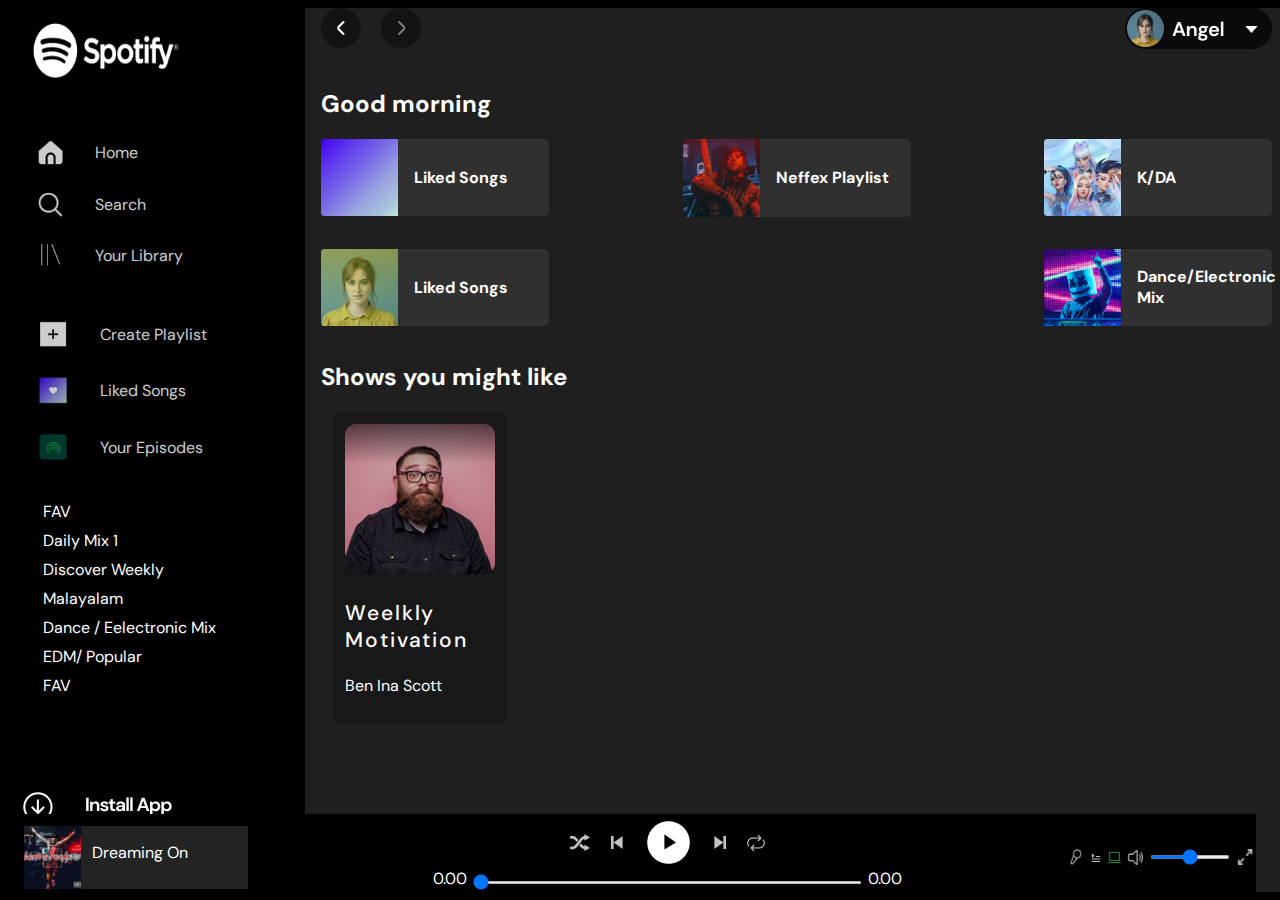
<file: index.html>
<!DOCTYPE html>
<html lang="en">
  <head>
    <meta charset="UTF-8" />
    <meta name="viewport" content="width=device-width, initial-scale=1.0" />
    <title>Spotify - Le Jaye Jane Kaha Gaane</title>
    
    <link rel="icon" type="image/x-icon" href="./assets/title_logo.png" />
    <link rel="stylesheet" href="styles.css" />
  </head>
  <body>
    <!-- whole container consist of side minor navigation and major song display on right -->

    <div class="container">
      <!-- left side container nav with site logo on top at start -->

      <div class="left-sm-div">
        <!-- logo space -->
        <div class="logo-box">
          <img src="./assets/spotify_logo.png" />
        </div>

        <!-- Home Search Library section for music -->

        <div class="home-search-library-box">
          <!-- Single flex box for Search Home Library section -->

          <div class="flex-option">
            <img src="./assets/home_logo.png" alt="" class="option-img" />
            <p class="option-name">Home</p>
          </div>
          <div class="flex-option">
            <img src="./assets/search_logo.png" alt="" class="option-img" />
            <p class="option-name">Search</p>
          </div>
          <div class="flex-option">
            <img src="./assets/your_library.png" alt="" class="option-img" />
            <p class="option-name">Your Library</p>
          </div>
        </div>

        <!-- Second Section of side bar containing same style as above section containing playlists. -->
        <div class="playlists">
          
            <div class="flex-playlist">
              <img
                class="playlist-img"
                src="./assets/create_playlist_logo.png"
                alt="create_playlist-img"
              />
              <a href="playlist.html"><p class="playlist-name">Create Playlist</p></a>
            </div>

         
          <div class="flex-playlist">
            <img
              class="playlist-img"
              src="./assets/liked_songs_logo.png"
              alt="liked-songs-logo"
            />
            <p class="playlist-name">Liked Songs</p>
          </div>
          <div class="flex-playlist">
            <img
              class="playlist-img"
              src="./assets/your_episodes_logo.png"
              alt="your-episodes-logo"
            />
            <p class="playlist-name">Your Episodes</p>
          </div>
        </div>

        <!-- This is last section of side bar containing only page links, it accquire 50% of side bar height -->
        <div class="other-playlists">
          <p>FAV</p>
          <p>Daily Mix 1</p>
          <p>Discover Weekly</p>
          <p>Malayalam</p>
          <p>Dance / Eelectronic Mix</p>
          <p>EDM/ Popular</p>
          <p>FAV</p>
        </div>

        <!-- Install app section with logo -->
        <div class="install_section">
          <img src="./assets/install_app.png" alt="download-icon" />
        </div>
      </div>

      <!-- main home major landing page container contains various links of songs and singer -->

      <div class="main-big-div">
        <div class="main-nav">
          <img
            src="assets/slide_arrows.png"
            class="slider"
            alt="slider-display"
          />
          
            
              <img
              src="assets/User.png"
              class="user-profile"
              
              alt="show-user-profile"
            />
           
           
           
          
        </div>
        <h2 class="main-title">Good morning</h2>

        <div class="good-morn-playlist-box">
          <div class="gm-playlist">
            <img src="./assets/liked_song_bg.png" class="gm-playlist-img" />
            <h3>Liked Songs</h3>
          </div>
          <div class="gm-playlist">
            <img src="./assets/neffex_logo.png" class="gm-playlist-img" />
            <h3>Neffex Playlist</h3>
          </div>
          <div class="gm-playlist">
            <img src="./assets/k/da_logo.png" class="gm-playlist-img" />
            <h3>K/DA</h3>
          </div>
          <div class="gm-playlist">
            <img src="./assets/girl_logo.png" class="gm-playlist-img" />
            <h3>Liked Songs</h3>
          </div>
          <div class="gm-playlist">
            <img src="./assets/dance_logo.png" class="gm-playlist-img" />
            <h3>Dance/Electronic Mix</h3>
          </div>
        </div>

        <!-- big cards container -->
        <div class="card-container">
          <h2 class="main-title">Shows you might like</h2>
          <!-- cards which consist of image and its discription -->
          <div class="card">
            <img src="./assets/fat_image.png" alt="fat_star" class="card-img" />

            <p class="card-name">Weelkly Motivation</p>
            <p class="card-discription">Ben Ina Scott</p>
          </div>
        </div>
      </div>

      <!--  -->

      <!-- Footer player -->
      <footer class="bottom-player">
        <div class="item-content">
          <img
            src="./assets/current_player.png"
            alt="current-player"
            class="player-img"
          />
          <p class="player-info">Dreaming On</p>
        </div>

        <!-- Music Player Options -->

        <div class="middle-player">
          <div class="music-up">
            <img src="./music_assets/raphael_shuffle.png" alt="shuffle_img" />
            <img src="./music_assets/back_music.png" alt="pre_music" />
            <img src="./music_assets/pause_play_logo.png" alt="p&p" />
            <img src="./music_assets/next_music.png" alt="next_music" />
            <img src="./music_assets/restart_music.png" alt="" />
          </div>
          <div class="music-down">
            <span class="spot-time">0.00</span>
            <input
              type="range"
              class="timeline-slider"
              min="0"
              max="100"
              step="1"
              value="0"
            />
            <span class="music-time">0.00</span>
          </div>
        </div>

        <div class="volume-controller">
          <img
            src="./volume_assets/mic_logo.png"
            alt="mic_img"
            class="volume-option"
          />
          <img
            src="./volume_assets/playlist_logo.png"
            alt="playlist_img"
            class="volume-option"
          />
          <img
            src="./volume_assets/desktop_logo.png"
            alt="desktop_img"
            class="volume-option"
          />
          <img
            src="./volume_assets/speaker_logo.png"
            alt="speaker_img"
            class="volume-option"
          />
          <input
            type="range"
            class="volume-slider"
            min="0"
            max="100"
            step="1"
            value="50"
          />
          <img
            src="./volume_assets/full_screen_logo.png"
            alt="full_screen_img"
            class="volume-option"
          />
        </div>
      </footer>
    </div>

    
  </body>
</html>
</file>
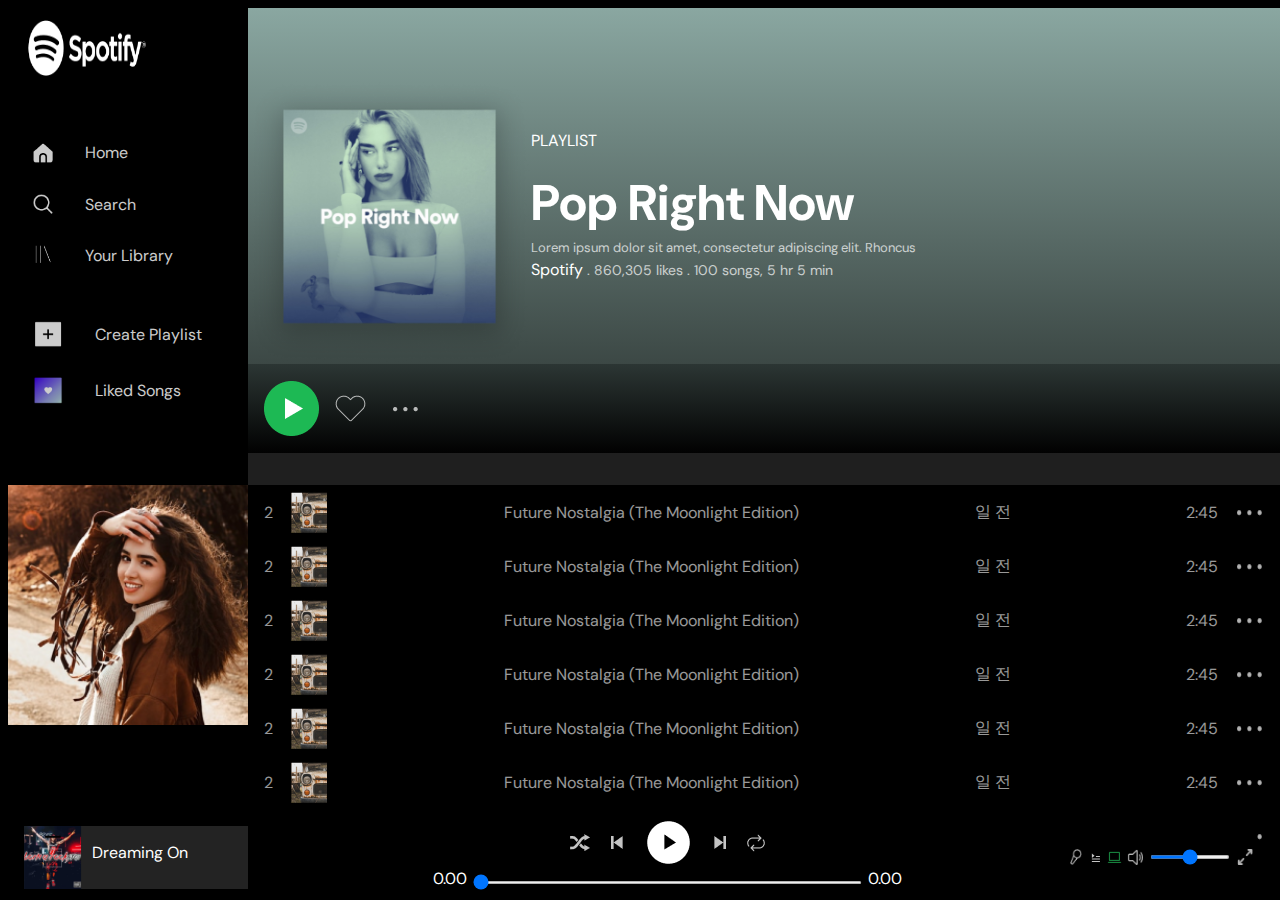
<file: playlist.html>
<!DOCTYPE html>
<html lang="en">
  <head>
    <meta charset="UTF-8" />
    <meta name="viewport" content="width=device-width, initial-scale=1.0" />
    <title>Spotify - Le Jaye Jane Kaha Gaane</title>
    
    <link rel="icon" type="image/x-icon" href="./assets/title_logo.png" />
    <link rel="stylesheet" href="playlist.css" />
  </head>
  <body>
    <!-- whole container consist of side minor navigation and major song display on right -->

    <div class="container">
      <!-- left side container nav with site logo on top at start -->

      <div class="left-sm-div">
        <!-- logo space -->
        <div class="logo-box">
          <a href="index.html"><img src="./assets/spotify_logo.png" /></a>
        </div>

        <!-- Home Search Library section for music -->

        <div class="home-search-library-box">
          <!-- Single flex box for Search Home Library section -->

          <div class="flex-option">
            <img src="./assets/home_logo.png" alt="" class="option-img" />
            <p class="option-name">Home</p>
          </div>
          <div class="flex-option">
            <img src="./assets/search_logo.png" alt="" class="option-img" />
            <p class="option-name">Search</p>
          </div>
          <div class="flex-option">
            <img src="./assets/your_library.png" alt="" class="option-img" />
            <p class="option-name">Your Library</p>
          </div>
        </div>

        <!-- Second Section of side bar containing same style as above section containing playlists. -->
        <div class="playlists">
          
            <div class="flex-playlist">
              <img
                class="playlist-img"
                src="./assets/create_playlist_logo.png"
                alt="create_playlist-img"
              />
              <a href="playlist.html"><p class="playlist-name">Create Playlist</p></a>
            </div>

         
          <div class="flex-playlist">
            <img
              class="playlist-img"
              src="./assets/liked_songs_logo.png"
              alt="liked-songs-logo"
            />
            <p class="playlist-name">Liked Songs</p>
          </div>
          <!-- <div class="flex-playlist">
            <img
              class="playlist-img"
              src="./assets/your_episodes_logo.png"
              alt="your-episodes-logo"
            />
            <p class="playlist-name">Your Episodes</p>
          </div> -->
        </div>

        <!-- This is last section of side bar containing only page links, it accquire 50% of side bar height -->
        
        <div class="sidebar-pic">
            <img src="./playlist_assets/album art.png" class="sidebar-img"/>
        </div>

        

        <!-- Install app section with logo -->
        
      </div>

      <!-- main home major landing page container contains various links of songs and singer -->

      <div class="main-big-div">

        <div class="song-profile">
          <div class="profile-up">

            <div class="single-flex">
              <img src="./playlist_assets/스크린샷 2021-03-16 오후 4.04 2.png" alt="song_profile_pic" class="songbig-img"/>
              <div class="info-box">
                <p >PLAYLIST</p>
                <h1 class="song-title">Pop Right Now</h1>
              <p class="song-info">Lorem ipsum dolor sit amet, consectetur adipiscing elit. Rhoncus </p>
              
              <p class="more-info"> Spotify <span> . 860,305 likes . 100 songs, 5 hr 5 min</span></p>
              </div>
            </div>
          </div>
          <div class="profile-down">
            <img src="./playlist_assets/thumb_play.png" alt="green_play_pause_logo" class="green_p&p"/>
            <img src="./playlist_assets/heart_outline.png" alt="heart_outline" class="hear-outline"/>
            <img src="./playlist_assets/more_optipn_logo.png" alt="" class="more-option"/>
          </div>
        </div>


        <div class="songs-list">

          <div class="song-flex">
            <div class="flex-img">
              <p>2</p>
              <img src="./playlist_assets/old_classic_car.png"/>
            </div>
            <div class="flex-mid">
              <p>Future Nostalgia (The Moonlight Edition)</p>
            </div>
            <div class="right-mid"><p>일 전</p></div>

            <div class="flex-end">
              <div class="right-end">
                <p>2:45</p>
                <img src="./playlist_assets/more_optipn_logo.png"/>
              </div>
            </div>
          </div>

          <div class="song-flex">
            <div class="flex-img">
              <p>2</p>
              <img src="./playlist_assets/old_classic_car.png"/>
            </div>
            <div class="flex-mid">
              <p>Future Nostalgia (The Moonlight Edition)</p>
            </div>
            <div class="right-mid"><p>일 전</p></div>

            <div class="flex-end">
              <div class="right-end">
                <p>2:45</p>
                <img src="./playlist_assets/more_optipn_logo.png"/>
              </div>
            </div>
          </div>

          <div class="song-flex">
            <div class="flex-img">
              <p>2</p>
              <img src="./playlist_assets/old_classic_car.png"/>
            </div>
            <div class="flex-mid">
              <p>Future Nostalgia (The Moonlight Edition)</p>
            </div>
            <div class="right-mid"><p>일 전</p></div>

            <div class="flex-end">
              <div class="right-end">
                <p>2:45</p>
                <img src="./playlist_assets/more_optipn_logo.png"/>
              </div>
            </div>
          </div>

          <div class="song-flex">
            <div class="flex-img">
              <p>2</p>
              <img src="./playlist_assets/old_classic_car.png"/>
            </div>
            <div class="flex-mid">
              <p>Future Nostalgia (The Moonlight Edition)</p>
            </div>
            <div class="right-mid"><p>일 전</p></div>

            <div class="flex-end">
              <div class="right-end">
                <p>2:45</p>
                <img src="./playlist_assets/more_optipn_logo.png"/>
              </div>
            </div>
          </div>

          <div class="song-flex">
            <div class="flex-img">
              <p>2</p>
              <img src="./playlist_assets/old_classic_car.png"/>
            </div>
            <div class="flex-mid">
              <p>Future Nostalgia (The Moonlight Edition)</p>
            </div>
            <div class="right-mid"><p>일 전</p></div>

            <div class="flex-end">
              <div class="right-end">
                <p>2:45</p>
                <img src="./playlist_assets/more_optipn_logo.png"/>
              </div>
            </div>
          </div>

          <div class="song-flex">
            <div class="flex-img">
              <p>2</p>
              <img src="./playlist_assets/old_classic_car.png"/>
            </div>
            <div class="flex-mid">
              <p>Future Nostalgia (The Moonlight Edition)</p>
            </div>
            <div class="right-mid"><p>일 전</p></div>

            <div class="flex-end">
              <div class="right-end">
                <p>2:45</p>
                <img src="./playlist_assets/more_optipn_logo.png"/>
              </div>
            </div>
          </div>

          <div class="song-flex">
            <div class="flex-img">
              <p>2</p>
              <img src="./playlist_assets/old_classic_car.png"/>
            </div>
            <div class="flex-mid">
              <p>Future Nostalgia (The Moonlight Edition)</p>
            </div>
            <div class="right-mid"><p>일 전</p></div>

            <div class="flex-end">
              <div class="right-end">
                <p>2:45</p>
                <img src="./playlist_assets/more_optipn_logo.png"/>
              </div>
            </div>
          </div>
        </div>
       
        
      </div>

      <!--  -->

      <!-- Footer player -->
      <footer class="bottom-player">
        <div class="item-content">
          <img
            src="./assets/current_player.png"
            alt="current-player"
            class="player-img"
          />
          <p class="player-info">Dreaming On</p>
        </div>

        <!-- Music Player Options -->

        <div class="middle-player">
          <div class="music-up">
            <img src="./music_assets/raphael_shuffle.png" alt="shuffle_img" />
            <img src="./music_assets/back_music.png" alt="pre_music" />
            <img src="./music_assets/pause_play_logo.png" alt="p&p" />
            <img src="./music_assets/next_music.png" alt="next_music" />
            <img src="./music_assets/restart_music.png" alt="" />
          </div>
          <div class="music-down">
            <span class="spot-time">0.00</span>
            <input
              type="range"
              class="timeline-slider"
              min="0"
              max="100"
              step="1"
              value="0"
            />
            <span class="music-time">0.00</span>
          </div>
        </div>

        <div class="volume-controller">
          <img
            src="./volume_assets/mic_logo.png"
            alt="mic_img"
            class="volume-option"
          />
          <img
            src="./volume_assets/playlist_logo.png"
            alt="playlist_img"
            class="volume-option"
          />
          <img
            src="./volume_assets/desktop_logo.png"
            alt="desktop_img"
            class="volume-option"
          />
          <img
            src="./volume_assets/speaker_logo.png"
            alt="speaker_img"
            class="volume-option"
          />
          <input
            type="range"
            class="volume-slider"
            min="0"
            max="100"
            step="1"
            value="50"
          />
          <img
            src="./volume_assets/full_screen_logo.png"
            alt="full_screen_img"
            class="volume-option"
          />
        </div>
      </footer>
    </div>

    
  </body>
</html>
</file>
<file: styles.css>
@import url("https://fonts.googleapis.com/css2?family=Caladea&family=DM+Sans:opsz,wght@9..40,700&family=Geologica:wght@600&family=Inter:wght@300;400;500;600;700;800;900&family=Noto+Sans+KR:wght@300&family=Open+Sans:wght@300&family=Poppins:wght@600&family=Roboto+Condensed&display=swap");

:root {
  --black: #000;
  --grey: #121212;
  --light-grey: #232323;
  --white: #fff;
  --grey1:#181818;
  --black1:#1f1f1f;
}

body,
html {
  
  height: 100%;
  margin: 0;
  font-family: "DM Sans", sans-serif;
  color: white;
  overflow: hidden;
  position: relative;
  display: flex;
  flex-direction: column;
  /* justify-content: center;
    align-items:flex-start; */
}

a {
  color: var(--white);
  text-decoration: none;
  
}

.container {
  width:100vw;
 
  display: flex;
  flex: 1;
  overflow: hidden;
  background-color: var(--black);
  padding: 0.5rem;
}
.left-sm-div {
  height: 95vh;
  flex: 0.25;
  overflow: hidden;
  overflow-y: auto;
  background-color: rgb(0, 0, 0);
  display: flex;
  flex-direction: column;
  justify-content: left;
  align-items: center;
  gap: 0.5rem;
}
.main-big-div {
  /* width: 80%; */
  position:relative;
  overflow: hidden;
  overflow-y: auto;
  padding: 0rem 1rem;
  flex: 0.8;
 
  background-color: #1f1f1f;
}
.logo-box {
  
  width: 100%;
  height: 13%;
  /* border:1px solid white; */
  text-align: left;
  
}
.logo-box > img {
  width: 50%;
  height: 50%;
  margin-top: 5%;
  margin-left: 8%;
 
}
.main-nav {
  position:sticky;
  top:0;
  z-index: 10;
  background-color: var(--black1);
  width: 100%;
  top: 0;
  height:60px;
  margin:0;
  display: flex;
  justify-content: space-between;
  align-items: flex-start;
  /* margin-top: 0.5rem; */
}
.slider {
  /* margin-left: 1.5%; */
}
.user-profile {
  /* margin-right: 1rem; */
}

.home-search-library-box {
  width: 95%;
  height: 20%;
  /* position: relative;
  left: 10px; */
  /* top:1rem; */
  display: flex;
  flex-direction: column;
  justify-content: flex-start;
  align-items: center;
  /* gap:3px; */
  /* border:1px solid white; */
}

.flex-option {
  width: 90%;
  height: 30%;
  display: flex;
  justify-content: left;
  align-items: center;
  gap: 2rem;
  padding-left: 1rem;
  opacity:0.8;
}

.flex-option:hover,.flex-playlist:hover {
  background-color: var(--light-grey);
  border-radius: 5px;
  transition: all 0.3s;
  opacity:1;
}

.option-img {
  width: 25px;
  height: 25px;
  /* position:relative;
    right:5rem; */
}

.playlists {
  width: 95%;
  height: 20%;
  /* position: relative;
  left: 10px; */
  /* top:1.5rem; */
  display: flex;
  flex-direction: column;
  justify-content: flex-start;
  align-items: center;
  /* gap:5px; */
  /* border:1px solid white; */
}

.flex-playlist {
  width: 90%;
  height: 33%;
  display: flex;
  justify-content: left;
  align-items: center;
  gap: 2rem;
  padding-left: 1rem;
  opacity:0.8;
}

/* .flex-playlist:hover {
  background-color: var(--light-grey);
  border-radius: 5px;
} */

.playlist-img {
  width: 30px;
  height: 30px;
}

.other-playlists {
  width: 95%;
  height: 35%;
  /* border:1px solid white; */
  /* margin-left: 10px; */
  padding-left: 55px;
  display: flex;
  flex-direction: column;
  gap: -10px;
}

.other-playlists p {
  /* border:1px solid white; */
  margin-bottom: -0.5rem;
}

.install_section {
  padding-right: 6rem;
}

.other-playlists p:hover {
  text-decoration: underline;
}

.good-morn-playlist-box {
  display: flex;
  justify-content: space-between;
  gap:1rem;
  flex-wrap: wrap;
  width: 100%;
  height: auto;
}

.gm-playlist {
  width: 220px;
  height: fit-content;
  background-color: rgb(48, 48, 48);

  border-radius: 0.3rem;
  margin-bottom: 1rem;
  display: flex;
  justify-content: flex-start;
  align-items: center;
  gap: 1rem;
  padding-right:0.5rem;
}

/* .gm-playlist>h2{
  overflow-wrap: break-word;
  word-wrap: break-word;
  hyphens: auto;
} */
.gm-playlist-img {
  width: 35%;
  height: 100%;

}

.gm-playlist>h3{
  font-size:16px;
}

.main-div-third {
  width: 100%;
  height: 25%;
  border: 1px solid white;
  display: flex;
  gap:0.5rem;
  flex-wrap:wrap;
}





.card{
  width:150px;

  height:fit-content;
  background-color: var(--grey1);
  padding: 0.75rem;
  border-radius: 0.5rem;
 
  margin: 0rem 0.75rem;
}

.card-img{
  width:100%;
  border-radius: 0.35rem;
}

.card-name{
  font-family: "DM Sans",sans-serif;
font-size: 21px;
font-weight: 500;
line-height: 27px;
letter-spacing: 0.09em;
text-align: left;

}

footer{
  width:95%;
  height:70px;
  background-color: var(--black);
  position:fixed;
  bottom:0;
  display:flex;
  justify-content: space-between;
  align-items: center;
  padding:0.5rem 1rem;
}

.item-content{
  width:14rem;
  height:90%;
  display:flex;
  justify-content: flex-start;
  gap:10px;
  background-color: var(--light-grey);
}

.player-img{
  height:100%;
}

.middle-player{
  width:40%;
  height:90%;
  /* border:2px solid blue; */
  margin-left:1rem;
  display:flex;
  flex-direction: column;
  justify-content: center;
  align-items: center;
}

.music-up{
  width:100%;
  height:80%;
  display:flex;
  justify-content: center;
  align-items:center;
  gap:10px;
}

.music-down{
  margin-bottom:1rem;
  width:100%;
  height:20%;
  text-align: center;
}

.timeline-slider{
  width:80%;
  height:3px;
  
}

.volume-controller{
  width:10%;
  height:2rem;
  display:flex;
  justify-content: space-between;
  align-items: center;
  gap:5px;
  margin-right:3rem;
}

.volume-option{
  height:50%;
}
.volume-slider{
  width:80px;
  height:4px;
}
</file>
<file: playlist.css>
@import url("https://fonts.googleapis.com/css2?family=Caladea&family=DM+Sans:opsz,wght@9..40,700&family=Geologica:wght@600&family=Inter:wght@300;400;500;600;700;800;900&family=Noto+Sans+KR:wght@300&family=Open+Sans:wght@300&family=Poppins:wght@600&family=Roboto+Condensed&display=swap");

:root {
  --black: #000;
  --grey: #121212;
  --light-grey: #232323;
  --white: #fff;
  --grey1:#181818;
  --black1:#1f1f1f;
}

body,
html {
  
  height: 100%;
  margin: 0;
  font-family: "DM Sans", sans-serif;
  color: white;
  overflow: hidden;
  position: relative;
  display: flex;
  flex-direction: column;
  /* justify-content: center;
    align-items:flex-start; */
}

a {
  color: var(--white);
  text-decoration: none;
  
}

.container {
  width:100vw;
 
  display: flex;
  flex: 8;
  overflow: hidden;
  background-color: var(--black);
  padding: 0.5rem;
}
.left-sm-div {
  height: 95vh;
  flex: 1.5;
  overflow: hidden;
  overflow-y: auto;
  background-color: rgb(0, 0, 0);
  display: flex;
  flex-direction: column;
  justify-content: left;
  align-items: center;
  gap: 0.5rem;
}
.main-big-div {
  /* width: 80%; */
  height:95vh;
  position:relative;
  overflow: hidden;
  overflow-y: auto;
  display:flex;
  flex-direction: column;
  justify-content:center;
  align-items:center;
  padding: 0rem 1rem;
  flex:6.5;
  padding:0;
  background-color: #1f1f1f;
  
}

.song-profile{
  position:sticky;
  top:0;
  z-index: 10;
 width:100%;
 height:70%;
 
 margin-bottom:2rem;

}

.profile-up{
  width:100%;
  height:80%;
  
  background-image: linear-gradient(rgb(138,167,161),rgb(60,72,69));
  display:flex;
  justify-content: left;
  align-items: end;

 

}

.single-flex{
  width:100%;
  height:80%;
 
  display:flex;
  justify-content: left;
  align-items:center;

}

@media screen and (max-width: 720px){ 
  .single-flex{
    flex-direction: column;
    gap:0.5rem;
  }

  .profile-up{
    height:fit-content;
  }

  .song-profile{
    position:static;
   
  }
}

.info-box{
  height:70%;
  display:flex;
  
  flex-direction: column;
  justify-content: left;
  align-items: baseline;
  gap:0.2rem;
  margin-bottom:1rem;
}



.info-box>p:hover{
  opacity:1;
  transition: all 0.3s;

}


.songbig-img{
  height:100%;
}

.song-title{
  margin:0;
  font-size:50px;
}

.song-info{
  font-size: 13px;
  margin:0;
  opacity:0.7;
}

.more-info{
  margin:0;
}

.more-info span{
  font-size:14px;
  opacity:0.7;
  margin:0;
}



.profile-down{
  width:100%;
  height:20%;
 
  display:flex;
  justify-content: left;
  align-items: center;
  gap:1rem;
  padding-left:1rem;
  background-image: linear-gradient(rgb(44,54,52),rgb(1,1,1));
  
}


.songs-list{
  width:100%;
  height:50%;
  background-color: #000;
  display: flex;
  flex-direction: column;

}

.songs-list p{
  opacity:0.6;
  cursor: pointer;
}

.songs-list p:hover{
  opacity:1;
  transition:all 0.3s;
}

.song-flex{
  width:100%;
  height:54px;
  
  display:flex;
  justify-content: space-between;
  align-items:center;
  padding:0rem 1rem ;
}

.flex-img{
  
  display:flex;
  justify-content: center;
  align-items: center;
  gap:1rem;
}

.right-end{
  display:flex;
  gap:0.5rem;
  margin-right:2rem;
}


.logo-box {
  
  width: 100%;
  height: 13%;
  /* border:1px solid white; */
  text-align: left;
  
}
.logo-box > a >img {
  width: 50%;
  height: 50%;
  margin-top: 5%;
  margin-left: 8%;
 
}



.home-search-library-box {
  width: 95%;
  height: 20%;
  /* position: relative;
  left: 10px; */
  /* top:1rem; */
  display: flex;
  flex-direction: column;
  justify-content: flex-start;
  align-items: center;
  /* gap:3px; */
  /* border:1px solid white; */
}

.flex-option {
  width: 90%;
  height: 30%;
  display: flex;
  justify-content: left;
  align-items: center;
  gap: 2rem;
  padding-left: 1rem;
  opacity:0.8;
}

.flex-option:hover,.flex-playlist:hover {
  background-color: var(--light-grey);
  border-radius: 5px;
  transition: all 0.3s;
  opacity:1;
}

.option-img {
  width: 20px;
  height: 20px;
  /* position:relative;
    right:5rem; */
}

.playlists {
  width: 95%;
  height: 20%;
  /* position: relative;
  left: 10px; */
  /* top:1.5rem; */
  display: flex;
  flex-direction: column;
  justify-content: flex-start;
  align-items: center;
  /* gap:5px; */
  /* border:1px solid white; */
}

.flex-playlist {
  width: 90%;
  height: 33%;
  display: flex;
  justify-content: left;
  align-items: center;
  gap: 2rem;
  padding-left: 1rem;
  opacity:0.8;
}

/* .flex-playlist:hover {
  background-color: var(--light-grey);
  border-radius: 5px;
} */

.playlist-img {
  width: 30px;
  height: 30px;
}

.sidebar-pic{
  width:100%;
  height:fit-content;
}

.sidebar-img{
  width:100%;
}











footer{
  width:95%;
  height:70px;
  background-color: var(--black);
  position:fixed;
  bottom:0;
  display:flex;
  justify-content: space-between;
  align-items: center;
  padding:0.5rem 1rem;
}

.item-content{
  width:14rem;
  height:90%;
  display:flex;
  justify-content: flex-start;
  gap:10px;
  background-color: var(--light-grey);
}

.player-img{
  height:100%;
}

.middle-player{
  width:40%;
  height:90%;
  /* border:2px solid blue; */
  margin-left:1rem;
  display:flex;
  flex-direction: column;
  justify-content: center;
  align-items: center;
}

.music-up{
  width:100%;
  height:80%;
  display:flex;
  justify-content: center;
  align-items:center;
  gap:10px;
}

.music-down{
  margin-bottom:1rem;
  width:100%;
  height:20%;
  text-align: center;
}

.timeline-slider{
  width:80%;
  height:3px;
  
}

.volume-controller{
  width:10%;
  height:2rem;
  display:flex;
  justify-content: space-between;
  align-items: center;
  gap:5px;
  margin-right:3rem;
}

.volume-option{
  height:50%;
}
.volume-slider{
  width:80px;
  height:4px;
}
</file>
